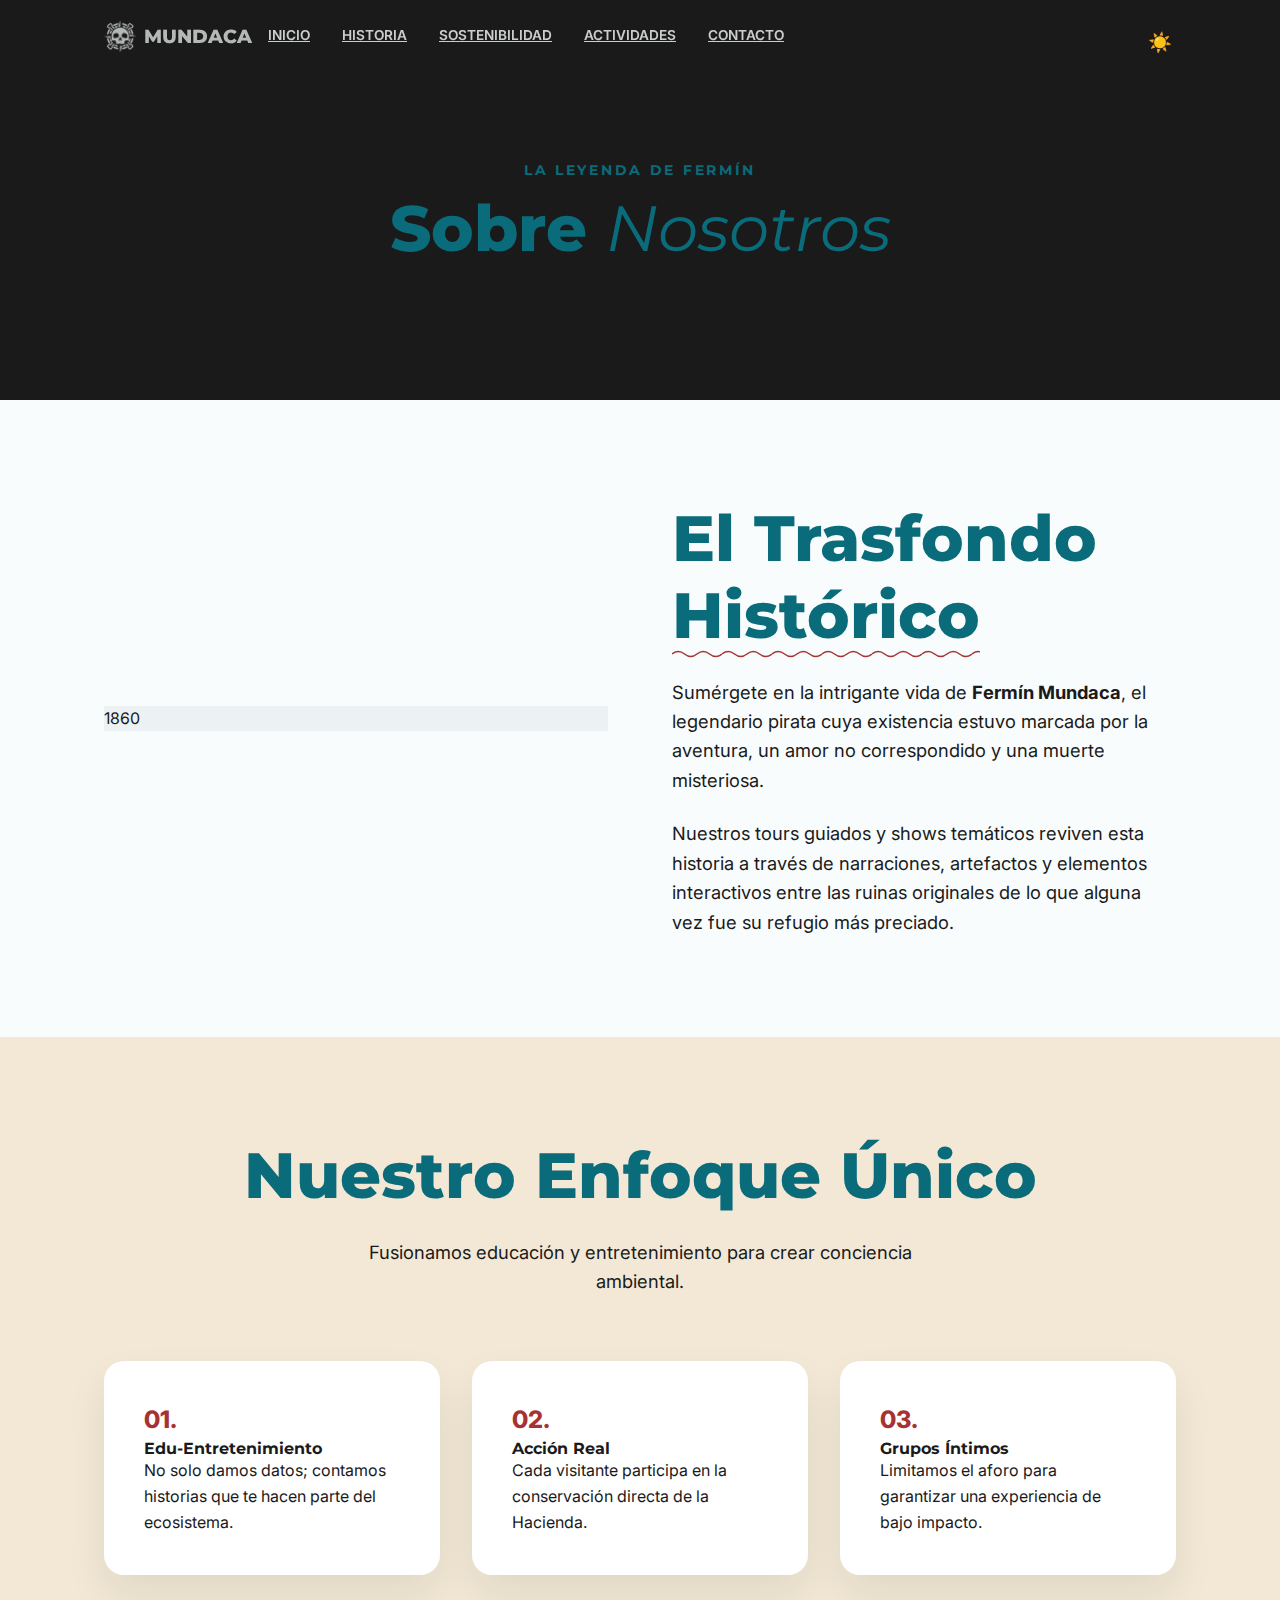
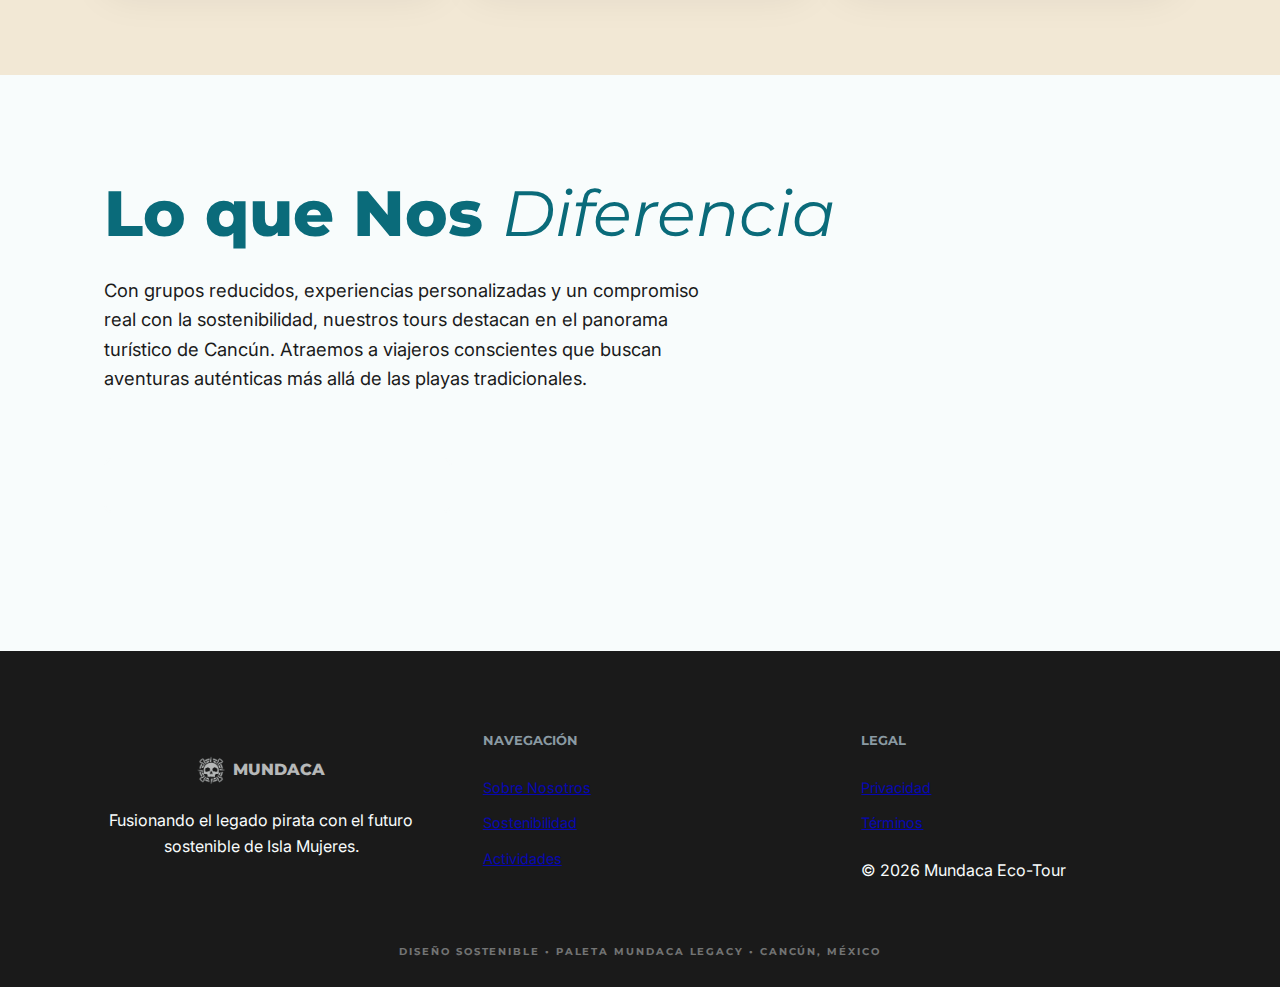
<file: about.html>
<!DOCTYPE html>
<html lang="es">
<head>
  <meta charset="UTF-8">
  <meta name="viewport" content="width=device-width, initial-scale=1.0">
  <title>Nuestra Historia | Hacienda Mundaca Eco-Tour</title>
  <link rel="stylesheet" href="/sass/main.css">
  <link href="https://fonts.googleapis.com/css2?family=Montserrat:wght@400;700;800&family=Inter:wght@300;400;600&display=swap" rel="stylesheet">
</head>
<body class="theme-light">

  <div id="header-placeholder"></div>

  <main class="page-about">
    
    <section class="hero-subpage bg-dark text-light">
      <div class="container">
        <span class="eyebrow-text color-primary">La Leyenda de Fermín</span>
        <h1 class="section-title">Sobre <span class="highlight-italic">Nosotros</span></h1>
        <p class="body-text">Uniendo el pasado pirata con el futuro sostenible de Isla Mujeres.</p>
      </div>
    </section>

    <section class="section-padding">
      <div class="container grid-split">
        <div class="image-frame">
          <div class="aspect-ratio-box bg-misty-light">
            <span class="watermark-large">1860</span>
          </div>
        </div>
        
        <div class="content-side">
          <h2 class="section-title">El Trasfondo <span class="wave-underline">Histórico</span></h2>
          <p class="body-text">
            Sumérgete en la intrigante vida de <strong>Fermín Mundaca</strong>, el legendario pirata cuya existencia estuvo marcada por la aventura, un amor no correspondido y una muerte misteriosa. 
          </p>
          <p class="body-text mt-small">
            Nuestros tours guiados y shows temáticos reviven esta historia a través de narraciones, artefactos y elementos interactivos entre las ruinas originales de lo que alguna vez fue su refugio más preciado.
          </p>
        </div>
      </div>
    </section>

    <section class="section-padding bg-alt">
      <div class="container">
        <div class="text-center">
          <h2 class="section-title">Nuestro Enfoque <span class="color-primary">Único</span></h2>
          <p class="body-text centered">Fusionamos educación y entretenimiento para crear conciencia ambiental.</p>
        </div>

        <div class="features-row mt-large">
          <div class="feature-item">
            <span class="feature-num">01.</span>
            <h4>Edu-Entretenimiento</h4>
            <p>No solo damos datos; contamos historias que te hacen parte del ecosistema.</p>
          </div>
          <div class="feature-item">
            <span class="feature-num">02.</span>
            <h4>Acción Real</h4>
            <p>Cada visitante participa en la conservación directa de la Hacienda.</p>
          </div>
          <div class="feature-item">
            <span class="feature-num">03.</span>
            <h4>Grupos Íntimos</h4>
            <p>Limitamos el aforo para garantizar una experiencia de bajo impacto.</p>
          </div>
        </div>
      </div>
    </section>

    <section class="section-padding">
      <div class="container">
        <div class="card-large bg-primary text-light">
          <div class="card-content">
            <h2 class="section-title text-light">Lo que Nos <span class="highlight-italic">Diferencia</span></h2>
            <p class="body-text text-light">
              Con grupos reducidos, experiencias personalizadas y un compromiso real con la sostenibilidad, nuestros tours destacan en el panorama turístico de Cancún. Atraemos a viajeros conscientes que buscan aventuras auténticas más allá de las playas tradicionales.
            </p>
            <div class="mt-large">
              <a href="activities.html" class="btn btn-outline-light">EXPLORA NUESTRAS ACTIVIDADES</a>
            </div>
          </div>
          <div class="card-visual">
             <div class="eco-badge">100% Sostenible</div>
          </div>
        </div>
      </div>
    </section>

  </main>

  <div id="footer-placeholder"></div>

  <script src="/js/load-components.js"></script>
  <script src="/js/main.js"></script>
</body>
</html>
</file>
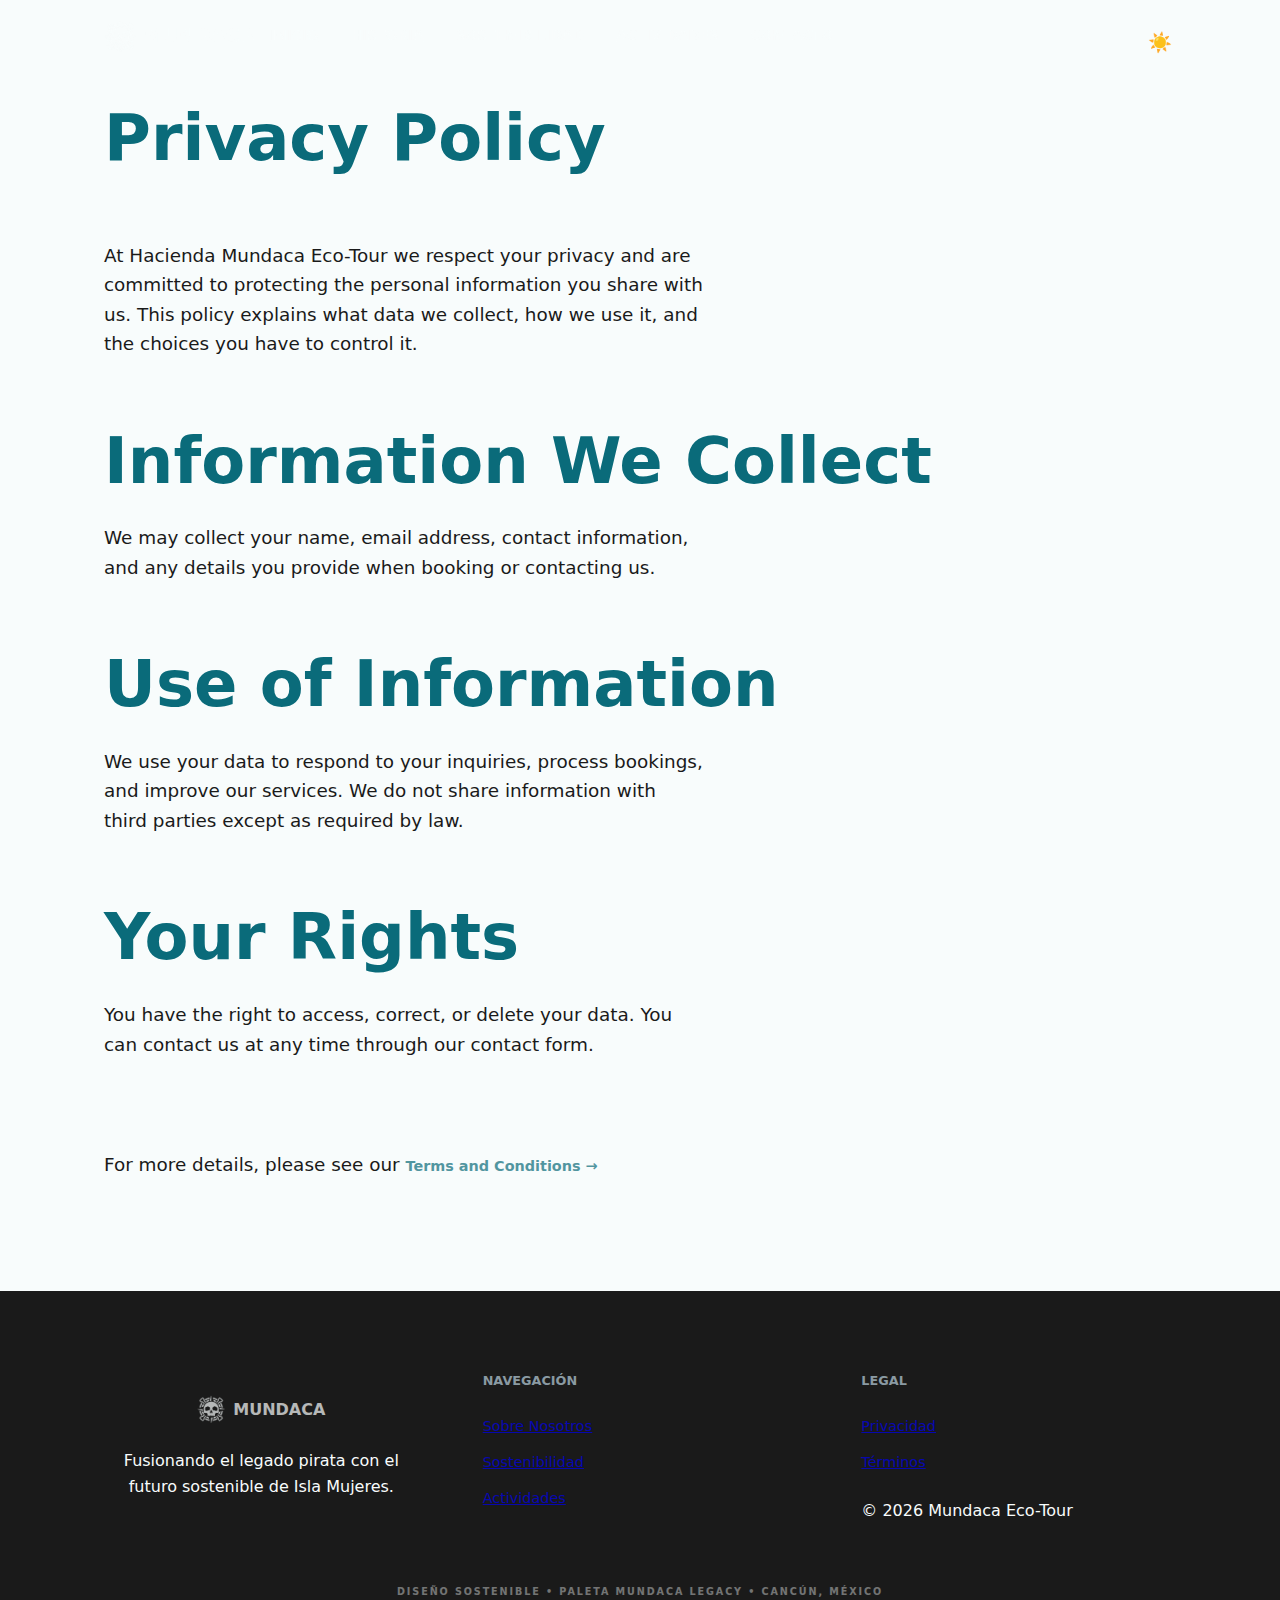
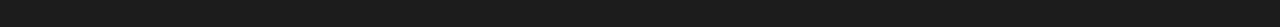
<file: privacy.html>
<!DOCTYPE html>
<html lang="en">
<head>
  <meta charset="UTF-8">
  <meta name="viewport" content="width=device-width, initial-scale=1.0">
  <title>Privacy Policy | Hacienda Mundaca Eco-Tour</title>
  <meta name="description" content="Hacienda Mundaca Eco-Tour privacy policy: how we use and protect your data.">
  <link rel="stylesheet" href="/sass/main.css">
</head>
<body class="theme-light">
  <div id="header-placeholder"></div>

  <main class="section-padding">
    <div class="container">
      <h1 class="section-title">Privacy Policy</h1>
      <p class="body-text mt-large">
        At Hacienda Mundaca Eco-Tour we respect your privacy and are committed to protecting the personal information you share with us. This policy explains what data we collect, how we use it, and the choices you have to control it.
      </p>

      <section class="mt-large">
        <h2 class="section-title">Information We Collect</h2>
        <p class="body-text">
          We may collect your name, email address, contact information, and any details you provide when booking or contacting us.
        </p>
      </section>

      <section class="mt-large">
        <h2 class="section-title">Use of Information</h2>
        <p class="body-text">
          We use your data to respond to your inquiries, process bookings, and improve our services. We do not share information with third parties except as required by law.
        </p>
      </section>

      <section class="mt-large">
        <h2 class="section-title">Your Rights</h2>
        <p class="body-text">
          You have the right to access, correct, or delete your data. You can contact us at any time through our contact form.
        </p>
      </section>

      <p class="body-text mt-large">
        For more details, please see our <a href="terms.html" class="link-arrow">Terms and Conditions →</a>
      </p>
    </div>
  </main>

  <div id="footer-placeholder"></div>
  <script src="/js/load-components.js"></script>
  <script src="/js/main.js"></script>
</body>
</html>
</file>
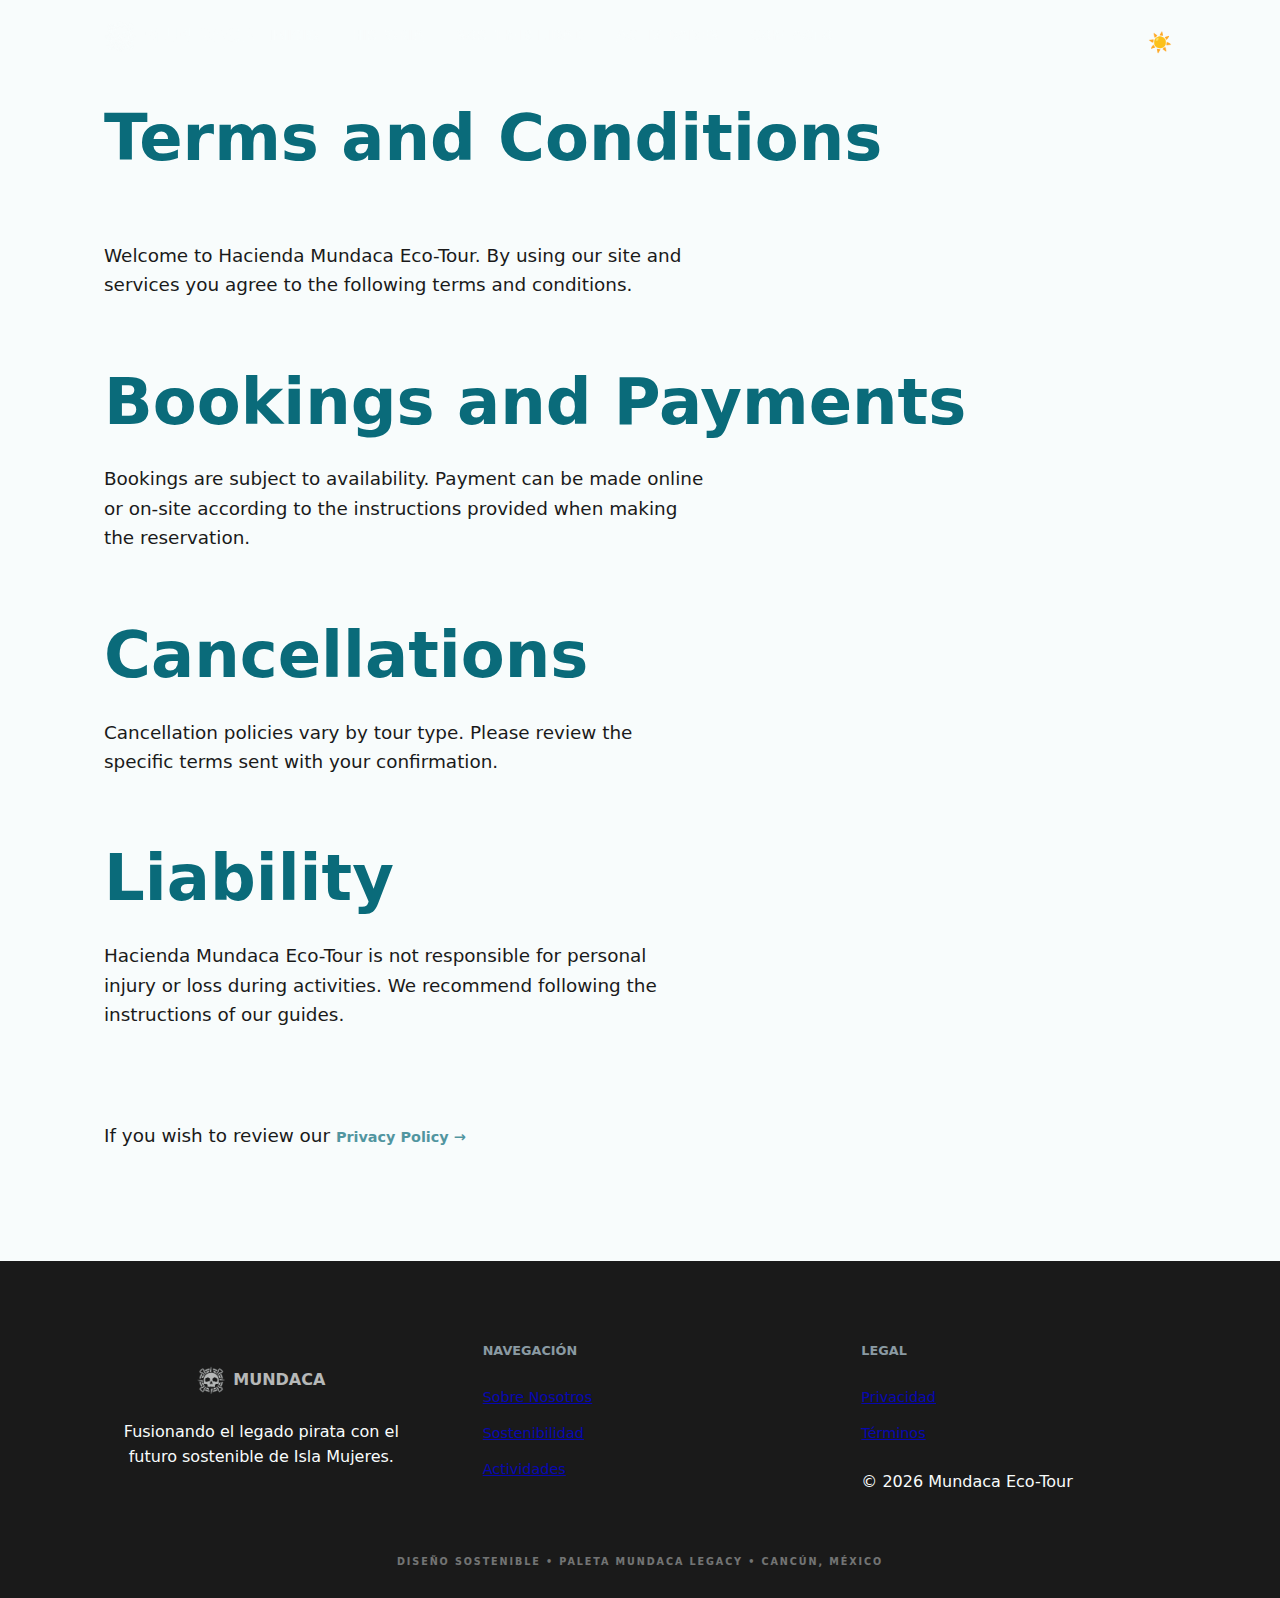
<file: terms.html>
<!DOCTYPE html>
<html lang="en">
<head>
  <meta charset="UTF-8">
  <meta name="viewport" content="width=device-width, initial-scale=1.0">
  <title>Terms and Conditions | Hacienda Mundaca Eco-Tour</title>
  <meta name="description" content="Terms and conditions of use for Hacienda Mundaca Eco-Tour.">
  <link rel="stylesheet" href="/sass/main.css">
</head>
<body class="theme-light">
  <div id="header-placeholder"></div>

  <main class="section-padding">
    <div class="container">
      <h1 class="section-title">Terms and Conditions</h1>
      <p class="body-text mt-large">
        Welcome to Hacienda Mundaca Eco-Tour. By using our site and services you agree to the following terms and conditions.
      </p>

      <section class="mt-large">
        <h2 class="section-title">Bookings and Payments</h2>
        <p class="body-text">
          Bookings are subject to availability. Payment can be made online or on-site according to the instructions provided when making the reservation.
        </p>
      </section>

      <section class="mt-large">
        <h2 class="section-title">Cancellations</h2>
        <p class="body-text">
          Cancellation policies vary by tour type. Please review the specific terms sent with your confirmation.
        </p>
      </section>

      <section class="mt-large">
        <h2 class="section-title">Liability</h2>
        <p class="body-text">
          Hacienda Mundaca Eco-Tour is not responsible for personal injury or loss during activities. We recommend following the instructions of our guides.
        </p>
      </section>

      <p class="body-text mt-large">
        If you wish to review our <a href="privacy.html" class="link-arrow">Privacy Policy →</a>
      </p>
    </div>
  </main>

  <div id="footer-placeholder"></div>
  <script src="/js/load-components.js"></script>
  <script src="/js/main.js"></script>
</body>
</html>
</file>
<file: sass/main.css>
@charset "UTF-8";
* {
  margin: 0;
  padding: 0;
  box-sizing: border-box;
}

.hidden {
  display: none !important;
}

html {
  scroll-behavior: smooth;
}

body {
  font-family: "Inter", system-ui, sans-serif;
  background: #F8FCFC;
  color: #1A1A1A;
  line-height: 1.6;
  -webkit-font-smoothing: antialiased;
}

.body-text {
  font-size: 1.15rem;
  color: #F8FCFC;
  max-width: 600px;
}
.body-text.centered {
  margin: 0 auto;
}

body.theme-dark {
  background: #1A1A1A;
  color: #1A1A1A;
}
body.theme-dark .bg-alt {
  background: rgb(38.75, 38.75, 38.75);
}
body.theme-dark .section-title, body.theme-dark h2, body.theme-dark span {
  color: #F8FCFC;
}
body.theme-dark .body-text {
  color: #8A9AA3;
}
body.theme-dark h3 {
  color: #F8FCFC;
}
body.theme-dark td {
  color: #F8FCFC;
}
body.theme-dark .color-dark {
  color: #F8FCFC;
}
body.theme-dark .contact-form-card {
  background: rgba(248, 252, 252, 0.05);
}
body.theme-dark .contact-form-card .form-group label {
  color: rgba(248, 252, 252, 0.6);
}
body.theme-dark .contact-form-card .form-group input, body.theme-dark .contact-form-card .form-group textarea {
  background: rgba(248, 252, 252, 0.1);
  border: 1px solid rgba(248, 252, 252, 0.2);
  color: #F8FCFC;
}
body.theme-dark .contact-form-card .form-group input::placeholder, body.theme-dark .contact-form-card .form-group textarea::placeholder {
  color: rgba(248, 252, 252, 0.4);
}
body.theme-dark .contact-sidebar .info-group h3 {
  color: #F8FCFC;
}
body.theme-dark .contact-sidebar .info-text {
  color: #8A9AA3;
}
body.theme-dark .contact-sidebar .social-icons .icon-circle {
  background-color: rgb(13.8636363636, 148.3409090909, 169.1363636364);
  color: #F8FCFC;
}
body.theme-dark .footer-social .icon-circle,
body.theme-dark .header-actions .icon-circle,
body.theme-dark .desktop-nav .nav-social .icon-circle {
  background-color: rgb(13.8636363636, 148.3409090909, 169.1363636364);
  color: #F8FCFC;
}
body.theme-dark .eyebrow-text {
  color: #0A6B7A;
}
body.theme-dark .stat-number {
  color: #1A1A1A;
}
body.theme-dark .stat-card .stat-label {
  color: #1A1A1A;
}

body.theme-light {
  background: #F8FCFC;
  color: #1A1A1A;
}
body.theme-light .section-title, body.theme-light h2 {
  color: #0A6B7A;
}
body.theme-light .body-text {
  color: #1A1A1A;
}
body.theme-light .body-text span {
  color: #F8FCFC;
}
body.theme-light h3 {
  color: #0A6B7A;
}
body.theme-light td {
  color: #1A1A1A;
}
body.theme-light .footer-social .icon-circle,
body.theme-light .header-actions .icon-circle,
body.theme-light .desktop-nav .nav-social .icon-circle {
  background-color: white;
  color: #1A1A1A;
}
body.theme-light .contact-form-card {
  background: white;
  box-shadow: 0 10px 40px rgba(10, 107, 122, 0.1);
}
body.theme-light .contact-form-card .form-group label {
  color: #0A6B7A;
}
body.theme-light .contact-form-card .form-group input, body.theme-light .contact-form-card .form-group textarea {
  background: rgba(10, 107, 122, 0.05);
  border: 1px solid rgba(10, 107, 122, 0.2);
  color: #1A1A1A;
}
body.theme-light .contact-form-card .form-group input:focus, body.theme-light .contact-form-card .form-group textarea:focus {
  border-color: #A83232;
}
body.theme-light .contact-form-card .form-group input::placeholder, body.theme-light .contact-form-card .form-group textarea::placeholder {
  color: rgba(26, 26, 26, 0.4);
}
body.theme-light .contact-sidebar .info-group h3 {
  color: #0A6B7A;
}
body.theme-light .contact-sidebar .info-group p, body.theme-light .contact-sidebar .info-text {
  color: #1A1A1A;
}
body.theme-light .impact-content h2 {
  color: #F8FCFC;
  font-weight: 900;
}
body.theme-light .impact-content p {
  color: #F8FCFC;
}

h1, h2, h3, h4, h5, h6 {
  font-family: "Montserrat", system-ui, sans-serif;
  line-height: 1.2;
}

h1 {
  font-size: 3.6rem;
  margin-bottom: 0.5rem;
}

h2 {
  color: #0A6B7A;
  font-size: 3.2rem;
  margin-bottom: 1rem;
}

h3 {
  color: #1A1A1A;
  font-size: 1.8rem;
  margin: 2.5rem 0 1rem;
}

.container {
  max-width: 1200px;
  margin: 0 auto;
  padding: 0.5rem; /* reduce horizontal padding to avoid overflow */
  /* restore original spacing on larger screens */
}
@media (min-width: 768px) {
  .container {
    padding: 0 5%;
  }
}

.section-padding {
  padding: 100px 0;
}
@media (max-width: 768px) {
  .section-padding {
    padding: 60px 0;
  }
}

.text-center {
  text-align: center;
}

.mt-large {
  margin-top: 4rem;
}

.mt-small {
  margin-top: 1.5rem;
}

.grid-split {
  display: grid;
  grid-template-columns: 1fr;
  gap: 4rem;
  align-items: center;
}
@media (min-width: 1024px) {
  .grid-split {
    grid-template-columns: 1fr 1fr;
  }
  .grid-split.reverse {
    direction: rtl;
  }
  .grid-split.reverse .content-side, .grid-split.reverse .about-text-content {
    direction: ltr;
  }
}

.bg-alt {
  background-color: #F2E8D5;
}

.bg-dark {
  background-color: #1A1A1A;
}

.text-light {
  color: #F8FCFC;
}

.color-primary {
  color: #0A6B7A;
}

.color-accent {
  color: #A83232;
}

.color-eco {
  color: #4A8C4A;
}

.color-dark {
  color: #1A1A1A;
}

.bg-primary-light {
  background-color: rgba(10, 107, 122, 0.1);
}

.bg-accent-light {
  background-color: rgba(168, 50, 50, 0.1);
}

.bg-eco-light {
  background-color: rgba(74, 140, 74, 0.1);
}

.bg-misty-light {
  background-color: rgba(138, 154, 163, 0.1);
}

.hero-title {
  font-size: clamp(3rem, 8vw, 7rem);
  font-weight: 800;
  color: #F8FCFC;
  margin-bottom: 1.5rem;
  line-height: 1;
}

.highlight-italic {
  font-style: italic;
  font-weight: 400;
}

.hero-subtitle {
  font-size: clamp(1.1rem, 2vw, 1.4rem);
  max-width: 800px;
  margin: 0 auto 3rem;
  font-weight: 400;
  opacity: 0.9;
  color: #F8FCFC;
}

.hero-subpage {
  padding: 160px 0 80px;
  text-align: center;
}
.hero-subpage .section-title {
  color: #F8FCFC;
}

.eyebrow-text {
  font-family: "Montserrat", system-ui, sans-serif;
  font-size: 0.85rem;
  text-transform: uppercase;
  letter-spacing: 0.2em;
  font-weight: 700;
  display: block;
  margin-bottom: 0.5rem;
}

.section-title {
  font-size: clamp(2rem, 5vw + 0.5rem, 4rem);
  font-weight: 800;
  margin-bottom: 1.5rem;
}

.wave-underline {
  position: relative;
  display: inline-block;
}
.wave-underline::after {
  content: "";
  position: absolute;
  left: 0;
  bottom: -5px;
  width: 100%;
  height: 10px;
  background-image: url("data:image/svg+xml,%3Csvg width='100' height='20' viewBox='0 0 100 20' xmlns='http://www.w3.org/2000/svg'%3E%3Cpath d='M0 10 Q12.5 0 25 10 T50 10 T75 10 T100 10' fill='none' stroke='%23A83232' stroke-width='3'/%3E%3C/svg%3E");
  background-size: 50px 10px;
  /* slide the pattern horizontally to create a continuous wave motion */
  animation: wave 2s linear infinite;
}

@keyframes wave {
  from {
    background-position: 0 0;
  }
  to {
    background-position: 50px 0;
  }
}
.main-header {
  position: fixed;
  top: 0;
  width: 100%;
  z-index: 1000;
  padding: 20px 0;
  transition: all 0.4s;
}
.main-header.header-scrolled {
  background: rgba(26, 26, 26, 0.9);
  backdrop-filter: blur(10px);
  padding: 12px 0;
}

.header-flex {
  display: flex;
  justify-content: space-between;
  align-items: center;
}
.header-flex nav {
  flex: 1;
  text-align: start;
}

.logo {
  display: flex;
  align-items: center;
  gap: 0.5rem;
  font-family: "Montserrat", system-ui, sans-serif;
  font-weight: 800;
  font-size: 1.2rem;
  color: #F8FCFC;
  text-decoration: none;
}
.logo .logo-img {
  height: 32px;
  width: auto;
  display: block;
}
.logo .logo-text {
  display: block;
}
.logo span {
  color: #F8FCFC;
  font-weight: 800;
}

.flex-center {
  display: flex;
  align-items: center;
  justify-content: center;
}

.desktop-nav {
  display: none;
}
@media (min-width: 768px) {
  .desktop-nav {
    display: flex;
    gap: 2rem;
  }
  .desktop-nav a {
    font-size: 0.85rem;
    font-weight: 600;
    text-transform: uppercase;
    color: #F8FCFC;
    opacity: 0.8;
  }
  .desktop-nav a:hover, .desktop-nav a.active {
    opacity: 1;
    color: #4A8C4A;
  }
  .desktop-nav .nav-social {
    margin-left: auto;
    display: flex;
    align-items: center;
    gap: 0.8rem;
  }
  .desktop-nav .nav-social .icon-circle {
    width: 2rem;
    height: 2rem;
  }
}

.header-actions {
  display: flex;
  gap: 0.75rem;
  align-items: center;
}

.theme-toggle {
  background: transparent;
  border: none;
  cursor: pointer;
  font-size: 1.2rem;
  color: #F8FCFC;
  padding: 4px;
}

.menu-trigger {
  display: block;
  background: transparent;
  border: 0;
  padding: 8px;
  cursor: pointer;
}
.menu-trigger span {
  display: block;
  height: 2px;
  width: 22px;
  background: #F8FCFC;
  margin: 5px 0;
  transition: transform 0.25s ease, opacity 0.25s ease;
}
.menu-trigger.open span:nth-child(1) {
  transform: translateY(7px) rotate(45deg);
}
.menu-trigger.open span:nth-child(2) {
  opacity: 0;
}
.menu-trigger.open span:nth-child(3) {
  transform: translateY(-7px) rotate(-45deg);
}

@media (min-width: 768px) {
  .menu-trigger {
    display: none;
  }
}
.desktop-nav.mobile-active {
  display: flex;
  flex-direction: column;
  gap: 0.5rem;
  position: absolute;
  top: 100%;
  left: 0;
  right: 0;
  background: rgba(26, 26, 26, 0.95);
  padding: 1rem;
  z-index: 1200;
  color: #F8FCFC;
  font-weight: 700;
}
.desktop-nav.mobile-active a {
  display: block;
  padding: 0.75rem 1rem;
  border-radius: 8px;
}
.desktop-nav.mobile-active .nav-social {
  margin-top: 1rem;
}
.desktop-nav.mobile-active:hover {
  background: rgba(248, 252, 252, 0.03);
  color: #4A8C4A;
}

.main-footer {
  background: #1A1A1A;
  color: #F8FCFC;
  padding: 80px 0 20px;
}
.main-footer .logo {
  color: #F8FCFC;
}
.main-footer .footer-brand {
  flex-direction: column;
  gap: 0.75rem;
  text-align: center;
}
.main-footer .footer-brand .logo-img {
  height: 28px;
}
.main-footer .footer-brand .logo-text {
  font-size: 1rem;
}

.footer-grid {
  display: grid;
  grid-template-columns: repeat(auto-fit, minmax(200px, 1fr));
  gap: 4rem;
  margin-bottom: 60px;
}

.footer-label {
  font-family: "Montserrat", system-ui, sans-serif;
  font-weight: 700;
  margin-bottom: 1.5rem;
  text-transform: uppercase;
  font-size: 0.8rem;
  color: #8A9AA3;
}

a {
  display: block;
  margin-bottom: 0.8rem;
  font-size: 0.9rem;
  opacity: 0.7;
}
a:hover {
  opacity: 1;
  transform: translateX(5px);
}

.footer-social .social-icons {
  justify-content: start;
}

.footer-social .icon-circle {
  background-color: rgb(15.7954545455, 169.0113636364, 192.7045454545);
  color: #F8FCFC;
  width: 2rem;
  height: 2rem;
}

/* header social icons (small circles in header-actions) */
.header-actions .social-icons {
  gap: 1rem;
}

.header-actions .icon-circle {
  width: 2rem;
  height: 2rem;
}

.header-actions .social-icons a:hover .icon-circle {
  transform: translateY(-2px);
  box-shadow: 0 4px 12px rgba(26, 26, 26, 0.1);
}

.btn {
  font-family: "Montserrat", system-ui, sans-serif;
  font-weight: 700;
  text-transform: uppercase;
  letter-spacing: 0.05em;
  padding: 14px 32px;
  border-radius: 8px;
  text-decoration: none;
  display: inline-flex;
  align-items: center;
  justify-content: center;
  gap: 10px;
  transition: all 0.3s cubic-bezier(0.4, 0, 0.2, 1);
  cursor: pointer;
  border: none;
  font-size: 0.9rem;
}
.btn-primary {
  background: #A83232;
  color: #F8FCFC;
}
.btn-primary:hover {
  background: rgb(128.6972477064, 38.3027522936, 38.3027522936);
  transform: translateY(-3px);
  box-shadow: 0 10px 20px rgba(168, 50, 50, 0.3);
}
.btn-glass {
  background: rgba(248, 252, 252, 0.05);
  backdrop-filter: blur(12px);
  -webkit-backdrop-filter: blur(12px);
  border: 1px solid rgba(248, 252, 252, 0.1);
  color: #F8FCFC;
}
.btn-glass:hover {
  background: #F8FCFC;
  color: #1A1A1A;
}
.btn-outline-light {
  border: 2px solid rgba(248, 252, 252, 0.3);
  color: #F8FCFC;
  background: transparent;
}
.btn-outline-light:hover {
  background: #F8FCFC;
  color: #1A1A1A;
}
.btn-full {
  width: 100%;
}
.btn-large {
  padding: 18px 40px;
  font-size: 1rem;
}

.badge-outline {
  display: inline-block;
  padding: 8px 20px;
  border: 1px solid #F8FCFC;
  border-radius: 50px;
  font-size: 0.75rem;
  letter-spacing: 0.2em;
  text-transform: uppercase;
  margin-bottom: 2rem;
  font-family: "Montserrat", system-ui, sans-serif;
  color: #F8FCFC;
}
@media (max-width: 480px) {
  .badge-outline {
    font-size: 0.6rem;
    padding: 4px 12px;
  }
}

.link-arrow {
  display: inline-flex;
  align-items: center;
  gap: 10px;
  color: #0A6B7A;
  font-family: "Montserrat", system-ui, sans-serif;
  font-weight: 700;
  text-decoration: none;
  margin-top: 2rem;
}
.link-arrow .arrow {
  transition: transform 0.3s;
}
.link-arrow:hover .arrow {
  transform: translateX(5px);
}

.link-muted {
  color: #8A9AA3;
  text-decoration: underline;
}
.link-muted:hover {
  color: #0A6B7A;
}

/* small modal for image preview */
.img-modal {
  position: fixed;
  inset: 0;
  background: rgba(26, 26, 26, 0.8);
  display: flex;
  align-items: center;
  justify-content: center;
  z-index: 2000;
  visibility: hidden;
  opacity: 0;
  transition: opacity 0.3s;
}

.img-modal.open {
  visibility: visible;
  opacity: 1;
}

.img-modal img {
  max-width: 90%;
  max-height: 90%;
  border-radius: 16px;
}

.img-modal .close-btn {
  position: absolute;
  top: 1rem;
  right: 1rem;
  font-size: 2rem;
  color: #F8FCFC;
  cursor: pointer;
}

.hero-section {
  position: relative;
  height: 100vh;
  min-height: 600px;
  display: flex;
  align-items: center;
  justify-content: center;
  text-align: center;
  overflow: hidden;
}
.hero-section .hero-background {
  position: absolute;
  inset: 0;
  background: url("/assets/images/show_pirata_mundaca.png") center/cover no-repeat;
  z-index: 1;
}
.hero-section .hero-overlay {
  position: absolute;
  inset: 0;
  background: linear-gradient(to bottom, rgba(10, 107, 122, 0.6), rgba(26, 26, 26, 0.9));
  z-index: 2;
}
.hero-section .hero-content {
  position: relative;
  z-index: 3;
  color: #F8FCFC;
}
.hero-section .hero-actions {
  display: flex;
  gap: 1rem;
  justify-content: center;
  flex-wrap: wrap;
}
.hero-section .scroll-indicator {
  position: absolute;
  bottom: 40px;
  left: 50%;
  transform: translateX(-50%);
  z-index: 3;
  display: flex;
  flex-direction: column;
  align-items: center;
  gap: 10px;
  opacity: 0.7;
}
.hero-section .scroll-indicator .scroll-text {
  font-size: 0.65rem;
  letter-spacing: 0.3em;
  text-transform: uppercase;
  color: #F8FCFC;
}
.hero-section .scroll-indicator .scroll-line {
  width: 5px;
  height: 60px;
  background: linear-gradient(to bottom, #F8FCFC, transparent);
}

.about-section .stats-grid {
  display: flex;
  gap: 2rem;
  margin-top: 2.5rem;
}
.about-section .stats-grid .stat-card {
  background: #fff;
  padding: 1.5rem;
  border-radius: 16px;
  box-shadow: 0 20px 40px rgba(26, 26, 26, 0.08);
  border: 1px solid rgba(138, 154, 163, 0.1);
  flex: 1;
}
.about-section .stats-grid .stat-number {
  font-family: "Montserrat", system-ui, sans-serif;
  font-size: 3rem;
  font-weight: 800;
  display: block;
  line-height: 1;
  margin-bottom: 0.5rem;
}
.about-section .stats-grid .stat-label {
  font-size: 0.75rem;
  text-transform: uppercase;
  font-weight: 700;
  color: #8A9AA3;
  letter-spacing: 0.1em;
}

.bento-grid {
  display: grid;
  grid-template-columns: repeat(2, 1fr);
  grid-auto-rows: 150px;
  gap: 1rem;
}
@media (min-width: 1024px) {
  .bento-grid {
    grid-template-columns: repeat(4, 1fr);
    grid-auto-rows: 180px;
  }
}
.bento-grid .bento-item {
  border-radius: 24px;
  position: relative;
  overflow: hidden;
  display: flex;
  align-items: flex-end;
  padding: 1.5rem;
}
.bento-grid .bento-item .bento-watermark {
  position: absolute;
  inset: 0;
  display: flex;
  align-items: center;
  justify-content: center;
  font-family: "Montserrat", system-ui, sans-serif;
  font-weight: 900;
  font-size: 4rem;
  opacity: 0.05;
  color: #1A1A1A;
}
.bento-grid .bento-item .bento-watermark.vertical {
  transform: rotate(-90deg);
}
.bento-grid .bento-item .bento-info {
  position: relative;
  z-index: 2;
}
.bento-grid .bento-item .bento-info h4 {
  font-size: 1.2rem;
  color: #1A1A1A;
  margin-bottom: 0.2rem;
}
.bento-grid .bento-item .bento-info p {
  font-size: 0.85rem;
  color: #8A9AA3;
}
.bento-grid .bento-large {
  grid-column: span 2;
  grid-row: span 2;
}
.bento-grid .bento-tall {
  grid-row: span 2;
}

.team-grid {
  display: grid;
  grid-template-columns: 1fr;
  gap: 2rem;
}
@media (min-width: 768px) {
  .team-grid {
    grid-template-columns: repeat(3, 1fr);
  }
}
.team-grid .team-card {
  background: #F8FCFC;
  padding: 2.5rem;
  border-radius: 24px;
  box-shadow: 0 10px 30px rgba(26, 26, 26, 0.05);
  transition: transform 0.3s;
  text-align: center;
}
.team-grid .team-card:hover {
  transform: translateY(-10px);
}
.team-grid .team-card img {
  max-width: 100%;
  height: auto;
  display: block;
  border-radius: 8px;
  margin: 0 auto;
}
.team-grid .team-card .avatar {
  width: 80px;
  height: 80px;
  margin: 0 auto 1.5rem;
  border-radius: 20px;
  display: flex;
  align-items: center;
  justify-content: center;
  color: #0A6B7A;
  font-family: "Montserrat", system-ui, sans-serif;
  font-size: 1.5rem;
  font-weight: 800;
}
.team-grid .team-card h4 {
  font-size: 1.25rem;
  margin-bottom: 0.2rem;
}
.team-grid .team-card .role {
  font-size: 0.75rem;
  text-transform: uppercase;
  font-weight: 700;
  letter-spacing: 0.1em;
  display: block;
  margin-bottom: 1rem;
}
.team-grid .team-card p {
  font-size: 0.9rem;
  color: #8A9AA3;
}

.activities-section .section-header-split {
  display: flex;
  flex-direction: column;
  gap: 2rem;
  margin-bottom: 4rem;
}
@media (min-width: 768px) {
  .activities-section .section-header-split {
    flex-direction: row;
    justify-content: space-between;
    align-items: flex-end;
  }
}
.activities-section .activity-row {
  display: flex;
  flex-direction: column;
  gap: 3rem;
  align-items: center;
  padding: 2.5rem;
  background: rgba(248, 252, 252, 0.03);
  border: 1px solid rgba(248, 252, 252, 0.1);
  border-radius: 3rem;
  margin-bottom: 2rem;
  transition: background 0.3s;
}
.activities-section .activity-row:hover {
  background: rgba(248, 252, 252, 0.08);
}
@media (min-width: 1024px) {
  .activities-section .activity-row {
    flex-direction: row;
  }
  .activities-section .activity-row.reverse {
    flex-direction: row-reverse;
  }
}
.activities-section .activity-row .activity-image {
  width: 100%;
  aspect-ratio: 16/9;
  border-radius: 2rem;
  display: flex;
  align-items: center;
  justify-content: center;
}
@media (min-width: 1024px) {
  .activities-section .activity-row .activity-image {
    width: 40%;
  }
}
.activities-section .activity-row .activity-image .activity-number {
  font-family: "Montserrat", system-ui, sans-serif;
  font-weight: 900;
  font-size: 6rem;
  opacity: 0.2;
}
.activities-section .activity-row .activity-details {
  width: 100%;
}
@media (min-width: 1024px) {
  .activities-section .activity-row .activity-details {
    width: 60%;
    padding: 0 2rem;
  }
}
.activities-section .activity-row .activity-details .tags {
  display: flex;
  gap: 1rem;
  margin-bottom: 1.5rem;
}
.activities-section .activity-row .activity-details .tags .tag {
  padding: 6px 16px;
  border-radius: 50px;
  font-size: 0.75rem;
  font-weight: 700;
}
.activities-section .activity-row .activity-details .tags .tag-primary {
  background: rgba(10, 107, 122, 0.2);
  color: rgb(17.7272727273, 189.6818181818, 216.2727272727);
}
.activities-section .activity-row .activity-details .tags .tag-accent {
  background: rgba(168, 50, 50, 0.2);
  color: rgb(211.4220183486, 108.5779816514, 108.5779816514);
}
.activities-section .activity-row .activity-details .tags .tag-eco {
  background: rgba(74, 140, 74, 0.2);
  color: rgb(128.0841121495, 187.9158878505, 128.0841121495);
}
.activities-section .activity-row .activity-details .activity-title {
  font-size: 2.5rem;
  color: #F8FCFC;
  margin-bottom: 1rem;
}

.amenities-box {
  padding: 4rem;
  border-radius: 40px;
  background: rgba(248, 252, 252, 0.05);
  backdrop-filter: blur(12px);
  -webkit-backdrop-filter: blur(12px);
  border: 1px solid rgba(248, 252, 252, 0.1);
  background: rgba(10, 107, 122, 0.03);
}
.amenities-box .amenities-grid {
  display: grid;
  grid-template-columns: repeat(auto-fit, minmax(200px, 1fr));
  gap: 2rem;
}

.sustainability-section {
  position: relative;
  overflow: hidden;
}
.sustainability-section .decor-blob {
  position: absolute;
  top: -20%;
  right: -10%;
  width: 500px;
  height: 500px;
  background: rgba(74, 140, 74, 0.05);
  border-radius: 50%;
  filter: blur(80px);
  z-index: 0;
}
.sustainability-section .container {
  position: relative;
  z-index: 1;
}
.sustainability-section .sustainability-grid {
  display: grid;
  grid-template-columns: 1fr;
  gap: 2rem;
}
@media (min-width: 768px) {
  .sustainability-section .sustainability-grid {
    grid-template-columns: repeat(3, 1fr);
  }
}
.sustainability-section .sustainability-grid .eco-card {
  background: #F8FCFC;
  padding: 2.5rem;
  border-radius: 2rem;
  border: 1px solid rgba(74, 140, 74, 0.2);
  box-shadow: 0 10px 30px rgba(26, 26, 26, 0.05);
  transition: all 0.3s;
}
.sustainability-section .sustainability-grid .eco-card:hover {
  border-color: #0A6B7A;
  transform: translateY(-5px);
}
.sustainability-section .sustainability-grid .eco-card .eco-icon {
  width: 60px;
  height: 60px;
  background-color: rgba(10, 107, 122, 0.1);
  border-radius: 16px;
  display: flex;
  align-items: center;
  justify-content: center;
  font-size: 1.8rem;
  margin-bottom: 1.5rem;
}
.sustainability-section .sustainability-grid .eco-card .eco-icon .icon-eco {
  width: 2rem;
  height: auto;
}
.sustainability-section .sustainability-grid .eco-card h4 {
  font-size: 1.4rem;
  margin-bottom: 0.5rem;
}
.sustainability-section .sustainability-grid .eco-card p {
  font-size: 0.9rem;
  color: #8A9AA3;
}

.eco-features-grid {
  display: grid;
  grid-template-columns: repeat(auto-fit, minmax(220px, 1fr));
  gap: 1.5rem;
}
.eco-features-grid .eco-step-card {
  background: white;
  padding: 2rem;
  border-radius: 20px;
  border: 1px solid rgba(74, 140, 74, 0.1);
  text-align: center;
  transition: 0.3s;
}
.eco-features-grid .eco-step-card:hover {
  border-color: #4A8C4A;
  transform: translateY(-5px);
  box-shadow: 0 20px 40px rgba(26, 26, 26, 0.08);
}

.impact-banner {
  background: #0A6B7A;
  border-radius: 16px;
  padding: 1.5rem;
  color: #F8FCFC;
  display: flex;
  flex-wrap: wrap;
  gap: 3rem;
  align-items: center;
}
.impact-banner .impact-stats {
  display: flex;
  gap: 2rem;
}
.impact-banner .impact-stats .stat-val {
  font-size: 2.5rem;
  font-weight: 800;
  color: #F8FCFC;
}
.impact-banner .activity-image,
.impact-banner .impact-media {
  flex: 0 0 100%;
}
.impact-banner .impact-content {
  flex: 1 1 100%;
}
@media (min-width: 768px) {
  .impact-banner {
    flex-wrap: nowrap;
  }
  .impact-banner .activity-image,
  .impact-banner .impact-media {
    flex: 0 0 45%;
  }
  .impact-banner .impact-content {
    flex: 1 1 55%;
  }
}
.impact-banner .impact-media img,
.impact-banner .activity-image img {
  width: 100%;
  border-radius: 16px;
  object-fit: cover;
  display: block;
}

/* ==========================================================================
   COMPONENTES PREMIUM (ESTILO 2 / DISEÑO BRUTAL)
   ========================================================================== */
.visual-side {
  position: relative;
  display: flex;
  justify-content: center;
  align-items: center;
  z-index: 1;
  width: 100%;
}
@media (min-width: 1024px) {
  .visual-side {
    height: 100%;
    padding: 2rem;
  }
}
.visual-side img, .visual-side .media-content {
  border-radius: 40px;
  box-shadow: 0 30px 60px rgba(26, 26, 26, 0.12);
  transition: transform 0.5s ease;
}
.visual-side img:hover, .visual-side .media-content:hover {
  transform: scale(1.02) translateY(-5px);
}

.eco-illustration-box {
  position: relative;
  width: 100%;
  aspect-ratio: 1;
  background: rgba(74, 140, 74, 0.05);
  border-radius: 40px;
  overflow: hidden;
  display: flex;
  align-items: center;
  justify-content: center;
  border: 1px solid rgba(74, 140, 74, 0.1);
}
.eco-illustration-box::before {
  content: "";
  position: absolute;
  inset: 0;
  background-image: url("data:image/svg+xml,%3Csvg width='100' height='20' viewBox='0 0 100 20' xmlns='http://www.w3.org/2000/svg'%3E%3Cpath d='M0 10 Q25 0 50 10 T100 10' fill='none' stroke='%230A6B7A' stroke-width='2' opacity='0.15'/%3E%3C/svg%3E");
  background-repeat: repeat;
  opacity: 0.15;
  z-index: 0;
}

.floating-badge {
  position: absolute;
  padding: 12px 24px;
  background: rgba(248, 252, 252, 0.05);
  backdrop-filter: blur(12px);
  -webkit-backdrop-filter: blur(12px);
  border: 1px solid rgba(248, 252, 252, 0.1);
  border-radius: 100px;
  font-family: "Montserrat", sans-serif;
  font-weight: 800;
  font-size: 0.7rem;
  text-transform: uppercase;
  letter-spacing: 0.15em;
  color: #0A6B7A;
  z-index: 10;
  box-shadow: 0 15px 30px rgba(26, 26, 26, 0.08);
  animation: float-slow 4s ease-in-out infinite;
}
.floating-badge.pos-tr {
  top: -15px;
  right: -15px;
}
.floating-badge.pos-bl {
  bottom: 30px;
  left: -20px;
}

.check-list {
  list-style: none;
  padding: 0;
  margin-top: 1.5rem;
}
.check-list li {
  position: relative;
  padding-left: 40px;
  margin-bottom: 1rem;
  font-family: "Inter", sans-serif;
  color: #8A9AA3;
  font-size: 1.05rem;
  display: flex;
  align-items: center;
}
.check-list li::before {
  content: "✓";
  position: absolute;
  left: 0;
  width: 26px;
  height: 26px;
  background: rgba(74, 140, 74, 0.15);
  color: #4A8C4A;
  border-radius: 8px;
  display: flex;
  align-items: center;
  justify-content: center;
  font-weight: 900;
  font-size: 0.75rem;
}

@keyframes float-slow {
  0%, 100% {
    transform: translateY(0);
  }
  50% {
    transform: translateY(-10px);
  }
}
.contact-cta-section .contact-info-wrap .contact-details-list {
  margin-top: 3rem;
  display: flex;
  flex-direction: column;
  gap: 2rem;
}
.contact-cta-section .contact-info-wrap .contact-details-list .contact-item {
  display: flex;
  align-items: center;
  gap: 1.5rem;
}
.contact-cta-section .contact-info-wrap .contact-details-list .contact-item .icon-circle {
  width: 50px;
  height: 50px;
  border-radius: 50%;
  display: flex;
  align-items: center;
  justify-content: center;
  color: #F8FCFC;
  flex-shrink: 0;
  background-color: #0A6B7A;
}
.contact-cta-section .contact-info-wrap .contact-details-list .contact-item .icon-circle .icon-contact {
  width: 1.5rem;
  height: auto;
}
.contact-cta-section .contact-info-wrap .contact-details-list .contact-item h5 {
  font-size: 1.1rem;
  color: #F8FCFC;
  margin-bottom: 0.2rem;
}
.contact-cta-section .contact-info-wrap .contact-details-list .contact-item p {
  color: #8A9AA3;
  font-size: 0.95rem;
}

.contact-form-card {
  padding: 3rem;
  border-radius: 2.5rem;
  transition: background 0.3s, box-shadow 0.3s;
}
.contact-form-card .form-group {
  margin-bottom: 1.5rem;
}
.contact-form-card .form-group label {
  display: block;
  font-size: 0.75rem;
  font-family: "Montserrat", system-ui, sans-serif;
  font-weight: 700;
  text-transform: uppercase;
  letter-spacing: 0.1em;
  margin-bottom: 0.5rem;
  transition: color 0.3s;
}
.contact-form-card .form-group input, .contact-form-card .form-group textarea {
  width: 100%;
  border-radius: 12px;
  padding: 14px 20px;
  font-family: "Inter", system-ui, sans-serif;
  transition: background 0.3s, border-color 0.3s, color 0.3s;
  resize: vertical;
}
.contact-form-card .form-group input:focus, .contact-form-card .form-group textarea:focus {
  outline: none;
}

.social-icons {
  display: flex;
  gap: 1.5rem;
  margin-top: 0.5rem;
}

.social-icons a {
  display: inline-block;
}

/* base icon circle size (override nested contact detail size) */
.icon-circle {
  width: 2.5rem;
  height: 2.5rem;
  border-radius: 20%;
  display: flex;
  align-items: center;
  justify-content: center;
  overflow: hidden;
}

.icon-contact img {
  display: block;
  width: 100%;
  height: auto;
}

.social-icons .icon-circle {
  transition: transform 0.3s, box-shadow 0.3s;
}

.social-icons a:hover .icon-circle {
  transform: translateY(-3px);
  box-shadow: 0 6px 20px rgba(26, 26, 26, 0.1);
}

.features-row {
  display: grid;
  grid-template-columns: repeat(auto-fit, minmax(250px, 1fr));
  gap: 2rem;
}
.features-row .feature-item {
  background: white;
  padding: 2.5rem;
  border-radius: 20px;
  box-shadow: 0 20px 40px rgba(26, 26, 26, 0.08);
}
.features-row .feature-item .feature-num {
  font-weight: 800;
  font-size: 1.5rem;
  color: #A83232;
  display: block;
}

.map-container {
  border: 6px solid #0A6B7A;
  border-radius: 8px;
  overflow: hidden;
  box-shadow: 0 15px 40px rgba(26, 26, 26, 0.2);
  margin-top: 4rem;
}

.activity-card {
  background: white;
  padding: 32px;
  margin-bottom: 30px;
  border-radius: 8px;
  box-shadow: 0 6px 20px rgba(26, 26, 26, 0.1);
  border-left: 6px solid #A83232;
}

.contact-info {
  background: white;
  padding: 40px;
  border-radius: 12px;
  box-shadow: 0 8px 25px rgba(26, 26, 26, 0.12);
  margin-bottom: 40px;
}
.contact-info p {
  font-size: 1.15rem;
  margin: 18px 0;
  max-width: 100%;
}

.sustain-list {
  list-style: none;
  padding: 0;
}
.sustain-list li {
  background: white;
  padding: 22px 28px;
  margin-bottom: 18px;
  border-left: 6px solid #0A6B7A;
  border-radius: 0 6px 6px 0;
  box-shadow: 0 4px 15px rgba(26, 26, 26, 0.08);
  font-size: 1.1rem;
  color: #1A1A1A;
}

@keyframes pulse {
  0%, 100% {
    opacity: 1;
  }
  50% {
    opacity: 0.5;
  }
}
.animate-pulse {
  animation: pulse 2s infinite;
}

/* make native <video> elements responsive to container width */
video {
  margin: 0 auto;
  padding: 0;
  max-width: 90%;
  display: block;
  border-radius: 16px;
}

video::-webkit-media-controls-current-time-display,
video::-webkit-media-controls-time-remaining-display {
  color: #F8FCFC !important;
  font-family: "Montserrat", system-ui, sans-serif !important;
  font-weight: 900 !important;
}

video::-webkit-media-controls-timeline {
  background: rgba(10, 107, 122, 0.8) !important;
  height: 6px !important;
  border-radius: 3px !important;
}

.map-frame {
  border-left: 6px solid #0A6B7A;
  border-radius: 16px;
  overflow: hidden;
  box-shadow: 0 20px 40px rgba(26, 26, 26, 0.08);
}
.map-frame iframe {
  display: block;
  width: 100%;
}

/*# sourceMappingURL=main.css.map */
</file>
